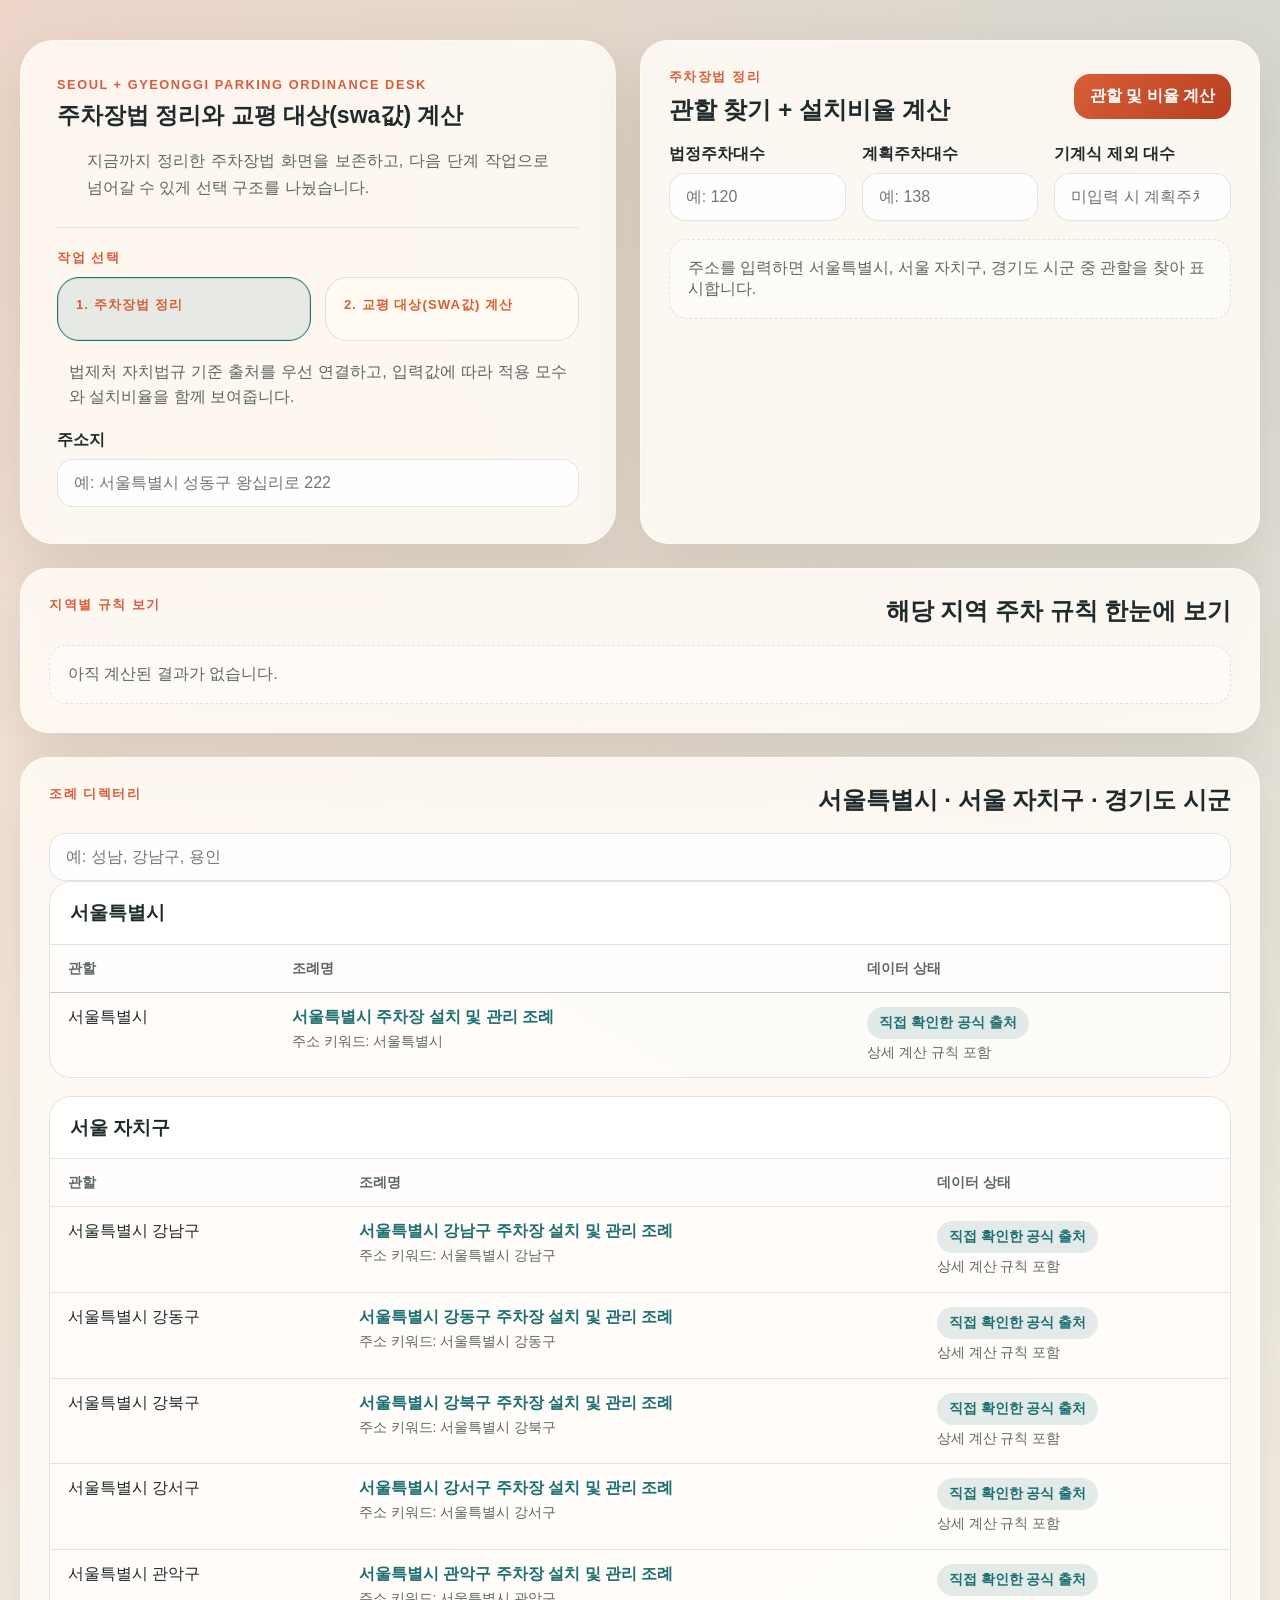
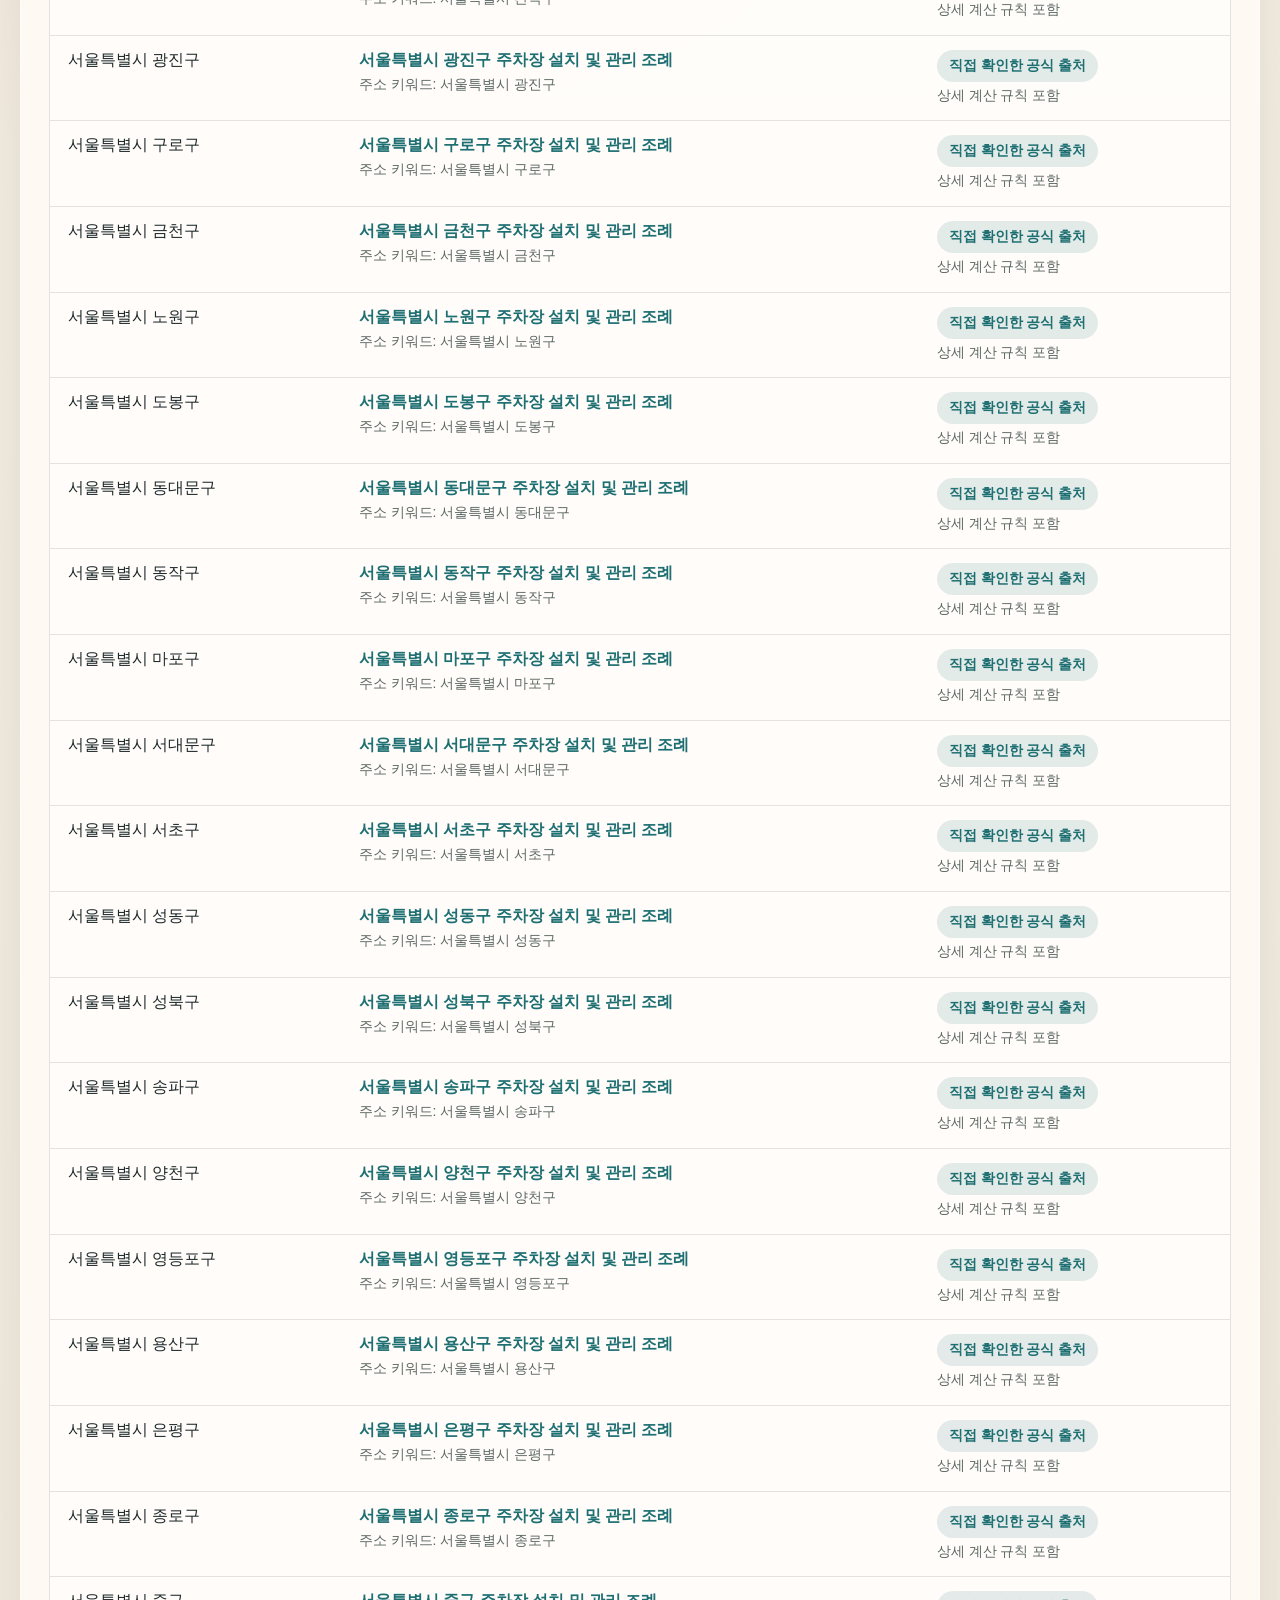
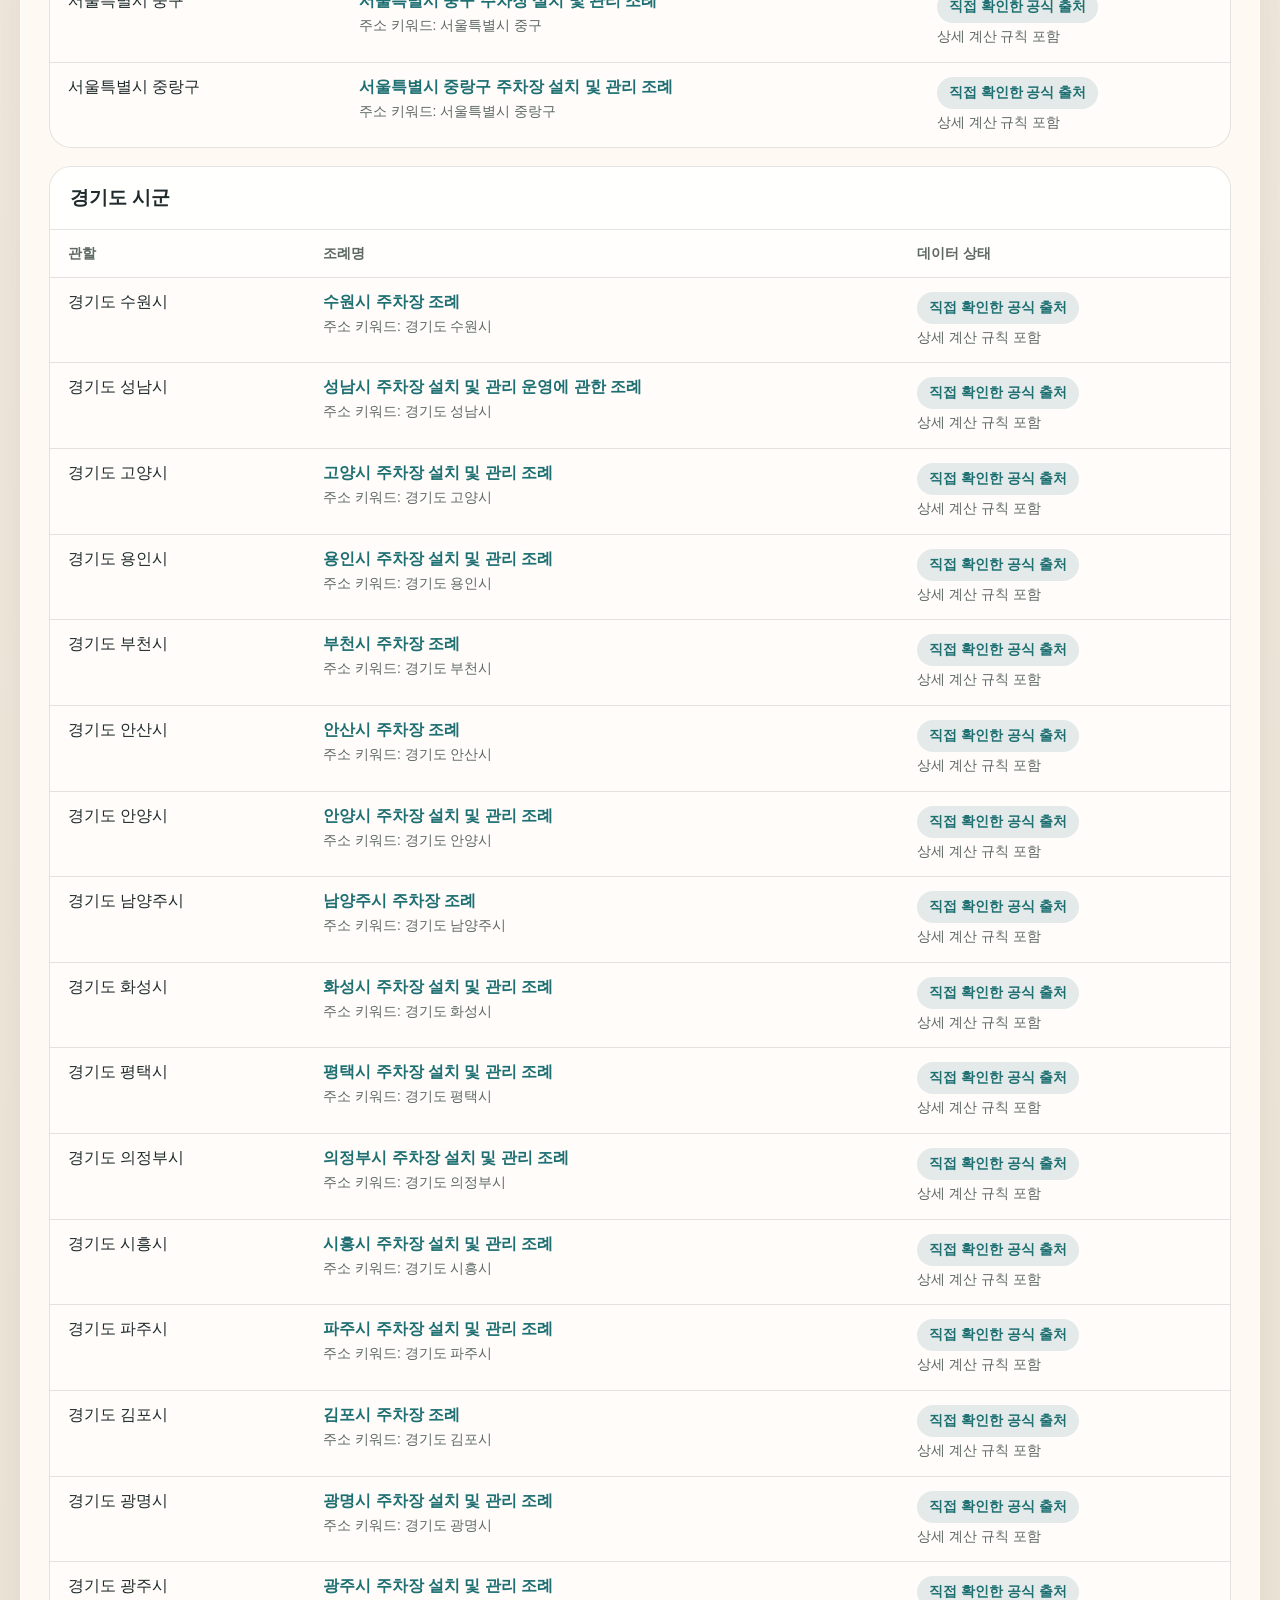
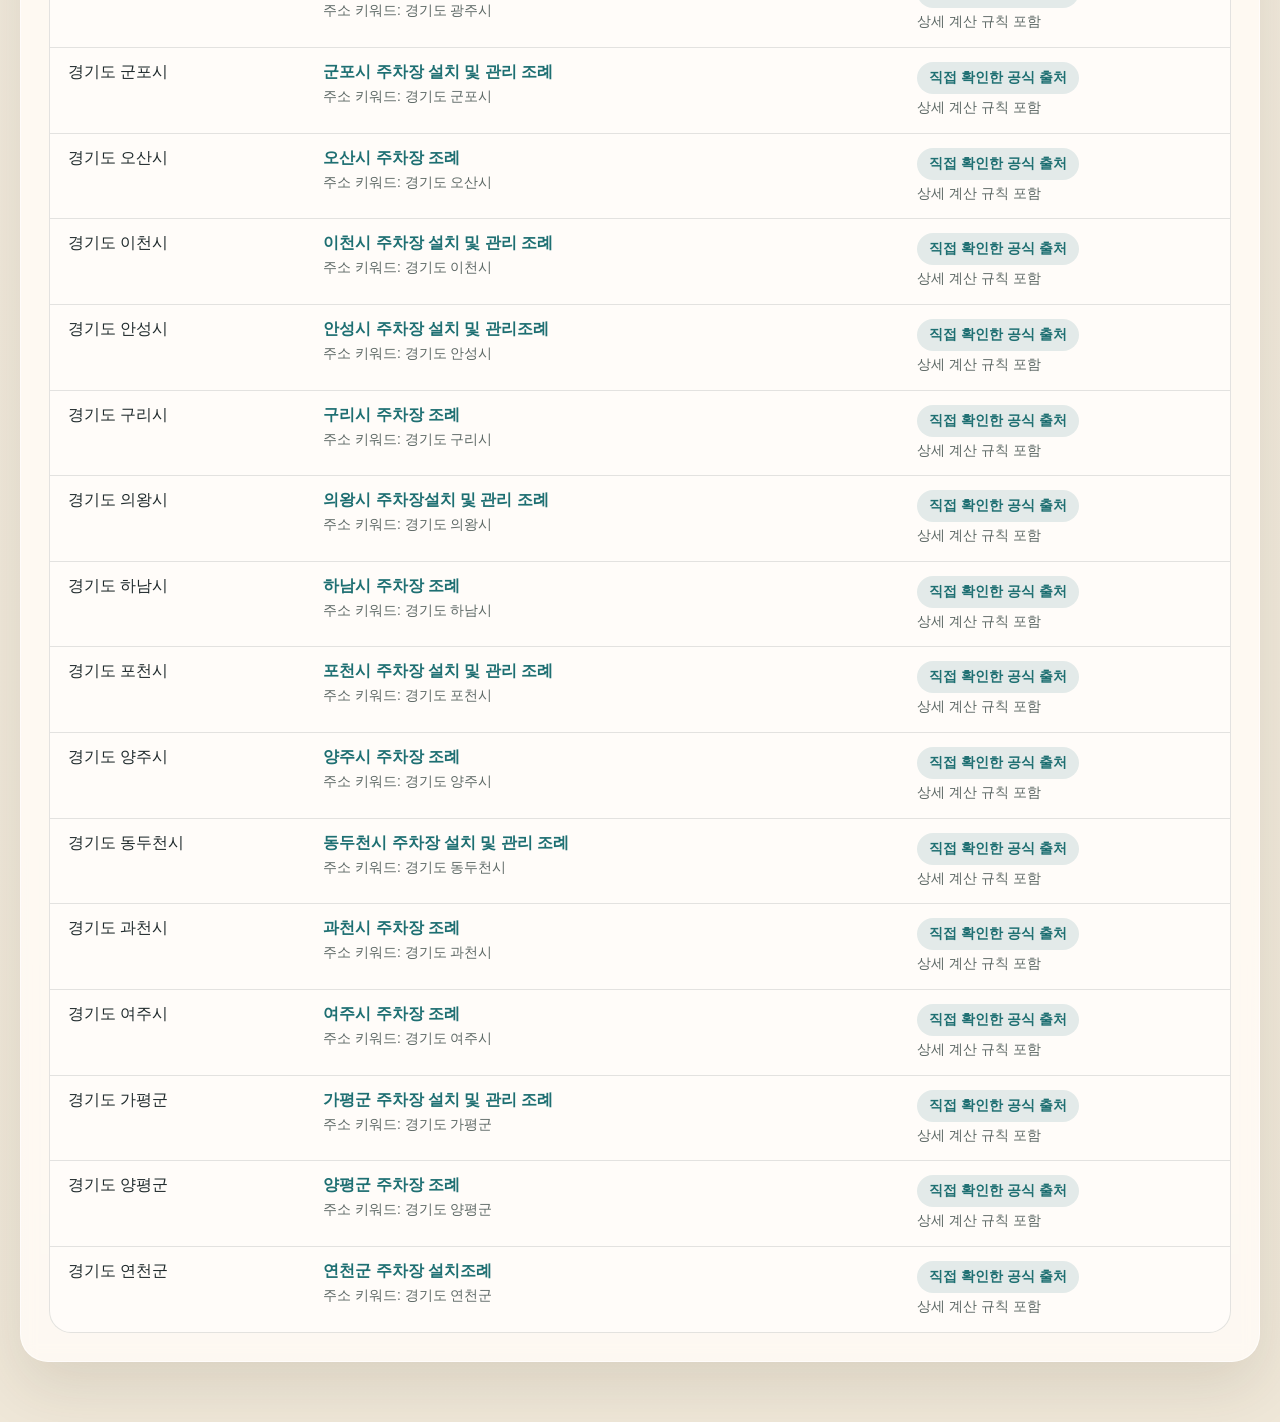
<file: index.html>
<!DOCTYPE html>
<html lang="ko">
<head>
  <meta charset="UTF-8">
  <meta name="viewport" content="width=device-width, initial-scale=1.0">
  <title>주차장법 정리 · 교평 대상 계산</title>
  <meta name="description" content="서울 25개 자치구·경기 31개 시군 주차장 조례 조회, 장애인·가족배려·확장형 주차 설치비율 계산, 교통영향평가 대상 여부 판정 도구.">
  <link rel="canonical" href="https://danba1229.github.io/tia-parkinglaws-and-swa/">
  <meta property="og:type" content="website">
  <meta property="og:locale" content="ko_KR">
  <meta property="og:title" content="주차장법 정리 · 교평 대상 계산">
  <meta property="og:description" content="주소만 넣으면 관할 주차장 조례와 유형별 설치비율, 교통영향평가 대상 여부를 바로 확인합니다.">
  <meta property="og:url" content="https://danba1229.github.io/tia-parkinglaws-and-swa/">
  <meta property="og:image" content="https://danba1229.github.io/tia-parkinglaws-and-swa/og-image.png">
  <meta property="og:image:width" content="1200">
  <meta property="og:image:height" content="630">
  <meta property="og:image:alt" content="주차장 조례 계산기 — 설치비율·교통영향평가 대상 판정">
  <meta name="twitter:card" content="summary_large_image">
  <link rel="stylesheet" href="./styles.css">
</head>
<body>
  <div class="page-shell">
    <header class="hero">
      <div class="hero-copy">
        <div class="hero-main">
          <div class="hero-text">
            <p class="eyebrow">Seoul + Gyeonggi Parking Ordinance Desk</p>
            <h1>주차장법 정리와 교평 대상(swa값) 계산</h1>
            <p class="hero-note">
              지금까지 정리한 주차장법 화면을 보존하고,
              다음 단계 작업으로 넘어갈 수 있게 선택 구조를 나눴습니다.
            </p>
          </div>
        </div>
        <section class="mode-switcher" aria-label="작업 선택">
          <p class="section-kicker">작업 선택</p>
          <div class="mode-switcher-grid">
            <button type="button" class="mode-option active" data-workspace-mode="parking-laws">
              <span class="mode-option-index">1. 주차장법 정리</span>
            </button>
            <button type="button" class="mode-option" data-workspace-mode="traffic-review">
              <span class="mode-option-index">2. 교평 대상(swa값) 계산</span>
            </button>
          </div>
        </section>
        <p class="panel-footnote">
          법제처 자치법규 기준 출처를 우선 연결하고, 입력값에 따라 적용 모수와 설치비율을 함께 보여줍니다.
        </p>
        <div class="hero-shared-address">
          <label for="shared-address">
            <span>주소지</span>
            <input id="shared-address" name="sharedAddress" type="text" placeholder="예: 서울특별시 성동구 왕십리로 222">
          </label>
        </div>
      </div>

      <section class="card input-card hero-input-card" data-screen="parking-laws">
        <div class="section-head">
          <div>
            <p class="section-kicker">주차장법 정리</p>
            <h2>관할 찾기 + 설치비율 계산</h2>
          </div>
          <button type="submit" form="parking-form" class="inline-action">관할 및 비율 계산</button>
        </div>

        <form id="parking-form" class="parking-form">
          <div class="form-grid">
            <label>
              <span>법정주차대수</span>
              <input id="legal-count" name="legalCount" type="number" min="0" step="1" placeholder="예: 120">
            </label>

            <label>
              <span>계획주차대수</span>
              <input id="planned-count" name="plannedCount" type="number" min="0" step="1" placeholder="예: 138">
            </label>

            <label>
              <span>기계식 제외 대수</span>
              <input id="non-mechanical-count" name="nonMechanicalCount" type="number" min="0" step="1" placeholder="미입력 시 계획주차대수 사용">
            </label>
          </div>
        </form>

        <div id="match-summary" class="match-summary empty">
          주소를 입력하면 서울특별시, 서울 자치구, 경기도 시군 중 관할을 찾아 표시합니다.
        </div>
      </section>

      <section class="card input-card hero-input-card" data-screen="traffic-review" hidden>
        <div class="section-head">
          <div>
            <p class="section-kicker">교평 대상(swa값) 계산</p>
            <h2>서울시 교통영향평가 대상 및 교차로 개수 계산</h2>
          </div>
          <button type="submit" form="traffic-review-form" class="inline-action">대상 여부 계산</button>
        </div>
        <form id="traffic-review-form" class="parking-form">
          <div class="form-grid traffic-form-grid traffic-selector-grid">
            <label>
              <span>사업 구분</span>
              <select id="traffic-project-kind" name="trafficProjectKind">
                <option value="building">건축물</option>
                <option value="development">개발사업</option>
              </select>
            </label>

            <label data-traffic-field="building-type">
              <span>건축물 세부용도</span>
              <select id="traffic-building-type" name="trafficBuildingType"></select>
            </label>

            <label data-traffic-field="development-type" hidden>
              <span>개발사업 유형</span>
              <select id="traffic-development-type" name="trafficDevelopmentType"></select>
            </label>
          </div>

          <div id="traffic-mixed-use-builder" class="traffic-mixed-use-builder" hidden>
            <div class="traffic-mixed-use-head">
              <div>
                <strong>복합용도 건축물 입력</strong>
                <p class="small-note">공식식: Swa = Σ(Pia / Mia) x 10,000. Pia는 각 용도별 면적, Mia는 해당 용도의 최소 교통영향평가 대상규모입니다.</p>
              </div>
              <button type="button" id="traffic-mixed-use-add" class="traffic-mini-action">용도 추가</button>
            </div>
            <div id="traffic-mixed-use-rows" class="traffic-mixed-use-rows"></div>
          </div>

          <div class="form-grid traffic-form-grid">
            <label>
              <span>건축 연면적(㎡)</span>
              <input id="traffic-gross-floor-area" name="trafficGrossFloorArea" type="number" min="0" step="1" placeholder="예: 12000">
            </label>

            <label>
              <span>부지면적(㎡)</span>
              <input id="traffic-site-area" name="trafficSiteArea" type="number" min="0" step="1" placeholder="예: 55000">
            </label>

            <label>
              <span>관람석 수(석)</span>
              <input id="traffic-seats" name="trafficSeats" type="number" min="0" step="1" placeholder="예: 1800">
            </label>
          </div>

          <div class="form-grid traffic-form-grid">
            <label>
              <span>도로 총길이(km)</span>
              <input id="traffic-road-length" name="trafficRoadLength" type="number" min="0" step="0.1" placeholder="도로 개발사업 선택 시 입력">
            </label>
          </div>
        </form>

        <div id="traffic-review-summary" class="match-summary empty">
          서울 주소를 입력하면 도시교통정비지역 여부를 먼저 판단하고, 서울시 공식 기준표에 따라 대상 여부와 분석 교차로 개수를 계산합니다.
        </div>
      </section>
    </header>

    <main class="layout">
      <section class="card result-card" data-screen="parking-laws">
        <div class="section-head">
          <p class="section-kicker">지역별 규칙 보기</p>
          <h2>해당 지역 주차 규칙 한눈에 보기</h2>
        </div>
        <div id="rule-results" class="rule-results empty">
          아직 계산된 결과가 없습니다.
        </div>
      </section>

      <section class="card directory-card" data-screen="parking-laws">
        <div class="section-head">
          <p class="section-kicker">조례 디렉터리</p>
          <h2>서울특별시 · 서울 자치구 · 경기도 시군</h2>
        </div>
        <div class="directory-controls">
          <input id="directory-filter" type="text" placeholder="예: 성남, 강남구, 용인">
        </div>
        <div id="directory-root" class="directory-root"></div>
      </section>

      <section class="card result-card" data-screen="traffic-review" hidden>
        <div class="section-head">
          <p class="section-kicker">교평 대상(swa값) 계산</p>
          <h2>서울시 교통영향평가 계산 결과</h2>
        </div>
        <div id="traffic-review-results" class="rule-results empty">
          아직 계산된 결과가 없습니다.
        </div>
      </section>
    </main>
  </div>

  <script src="./app.js"></script>
</body>
</html>
</file>
<file: styles.css>
:root {
  --bg: #f5efe5;
  --paper: rgba(255, 251, 245, 0.88);
  --paper-strong: #fffaf2;
  --ink: #1f2a2c;
  --muted: #5d6865;
  --line: rgba(31, 42, 44, 0.12);
  --accent: #d95d39;
  --accent-soft: rgba(217, 93, 57, 0.12);
  --teal: #1e6f72;
  --teal-soft: rgba(30, 111, 114, 0.12);
  --gold: #c4932a;
  --shadow: 0 24px 60px rgba(58, 46, 28, 0.12);
  --radius-xl: 28px;
  --radius-lg: 20px;
  --radius-md: 14px;
  --font-ui: "SUIT Variable", "Pretendard Variable", "Noto Sans KR", sans-serif;
}

* {
  box-sizing: border-box;
}

body {
  margin: 0;
  font-family: var(--font-ui);
  color: var(--ink);
  background:
    radial-gradient(circle at top left, rgba(217, 93, 57, 0.16), transparent 28%),
    radial-gradient(circle at top right, rgba(30, 111, 114, 0.15), transparent 24%),
    linear-gradient(180deg, #f7f1e8 0%, #efe7d8 100%);
}

.page-shell {
  max-width: 1460px;
  margin: 0 auto;
  padding: 40px 20px 60px;
}

.hero {
  display: grid;
  grid-template-columns: minmax(0, 0.98fr) minmax(0, 1.02fr);
  gap: 24px;
  margin-bottom: 24px;
  align-items: start;
}

.hero-copy,
.card {
  background: var(--paper);
  backdrop-filter: blur(8px);
  border: 1px solid rgba(255, 255, 255, 0.65);
  box-shadow: var(--shadow);
}

.hero-copy {
  border-radius: 34px;
  padding: 36px;
}

.hero-main {
  display: block;
}

.hero-text {
  min-width: 0;
}

.eyebrow,
.section-kicker {
  margin: 0 0 10px;
  color: var(--accent);
  font-size: 0.8rem;
  letter-spacing: 0.12em;
  text-transform: uppercase;
  font-weight: 800;
}

.hero-copy h1,
.section-head h2 {
  margin: 0;
  line-height: 1.15;
  word-break: keep-all;
  overflow-wrap: anywhere;
}

.hero-copy h1 {
  font-size: clamp(1.25rem, 1.8vw, 1.75rem);
  white-space: normal;
  word-break: keep-all;
  overflow-wrap: anywhere;
}

.hero-note {
  margin: 18px auto 0;
  max-width: 52ch;
  color: var(--muted);
  line-height: 1.7;
  text-align: justify;
}

.panel-footnote {
  margin: 18px auto 0;
  max-width: 56ch;
  color: var(--muted);
  line-height: 1.6;
  text-align: justify;
}

.hero-shared-address {
  margin-top: 20px;
}

.hero-shared-address label {
  display: grid;
  gap: 8px;
}

.hero-shared-address span {
  font-weight: 700;
}

.mode-switcher {
  margin-top: 26px;
  padding-top: 22px;
  border-top: 1px solid rgba(30, 111, 114, 0.12);
}

.mode-switcher-grid {
  display: grid;
  grid-template-columns: repeat(2, minmax(0, 1fr));
  gap: 14px;
}

.mode-option {
  appearance: none;
  border: 1px solid var(--line);
  border-radius: 22px;
  padding: 18px;
  background: var(--paper-strong);
  color: var(--ink);
  text-align: left;
  cursor: pointer;
  transition: transform 140ms ease, border-color 140ms ease, box-shadow 140ms ease, background 140ms ease;
}

.mode-option:hover {
  transform: translateY(-1px);
  border-color: rgba(30, 111, 114, 0.35);
}

.mode-option.active {
  border-color: var(--teal);
  background: rgba(30, 111, 114, 0.1);
  box-shadow: inset 0 0 0 1px rgba(30, 111, 114, 0.12);
}

.mode-option-index,
.mode-option-note {
  display: block;
}

.mode-option-index {
  color: var(--accent);
  font-size: 0.82rem;
  font-weight: 800;
  letter-spacing: 0.08em;
  text-transform: uppercase;
  margin-bottom: 8px;
}

.mode-option strong {
  display: block;
  font-size: 1rem;
  line-height: 1.45;
  margin-bottom: 8px;
  white-space: normal;
  word-break: keep-all;
  overflow-wrap: anywhere;
}

.mode-option-note {
  color: var(--muted);
  font-size: 0.9rem;
  line-height: 1.5;
  white-space: normal;
  word-break: keep-all;
  overflow-wrap: anywhere;
}

.layout {
  display: grid;
  grid-template-columns: 1fr;
  gap: 24px;
}

.card {
  border-radius: var(--radius-xl);
  padding: 28px;
}

.input-card {
  align-self: start;
}

.hero-input-card {
  height: 100%;
}

.directory-card {
  grid-column: 1 / -1;
}

.section-head {
  display: flex;
  justify-content: space-between;
  align-items: start;
  gap: 16px;
  margin-bottom: 20px;
}

.parking-form {
  display: grid;
  gap: 16px;
  max-width: none;
}

.parking-form label,
.directory-controls {
  display: grid;
  gap: 8px;
}

.parking-form span {
  font-weight: 700;
}

.form-grid {
  display: grid;
  grid-template-columns: repeat(3, minmax(0, 1fr));
  gap: 16px;
}

.traffic-selector-grid {
  grid-template-columns: repeat(auto-fit, minmax(140px, 1fr));
  align-items: end;
}

input,
select,
button {
  font: inherit;
}

input,
select {
  width: 100%;
  border: 1px solid var(--line);
  border-radius: 16px;
  padding: 14px 16px;
  background: rgba(255, 255, 255, 0.86);
  color: var(--ink);
}

select {
  appearance: none;
  padding-right: 54px;
  background-image:
    url("data:image/svg+xml,%3Csvg xmlns='http://www.w3.org/2000/svg' width='10' height='6' viewBox='0 0 10 6'%3E%3Cpath d='M1 1l4 4 4-4' fill='none' stroke='%23111' stroke-width='1.5' stroke-linecap='round' stroke-linejoin='round'/%3E%3C/svg%3E"),
    linear-gradient(to left, rgba(30, 111, 114, 0.14), rgba(30, 111, 114, 0.14));
  background-position:
    calc(100% - 18px) 50%,
    calc(100% - 44px) 50%;
  background-size:
    10px 6px,
    1px 26px;
  background-repeat: no-repeat;
}

input:focus,
select:focus {
  outline: 2px solid rgba(30, 111, 114, 0.22);
  border-color: var(--teal);
}

button {
  border: 0;
  border-radius: 16px;
  padding: 15px 18px;
  background: linear-gradient(135deg, var(--accent), #b73f1f);
  color: #fff;
  font-weight: 800;
  cursor: pointer;
}

.inline-action {
  padding: 12px 16px;
  white-space: normal;
  text-align: center;
  align-self: center;
}

.traffic-mini-action {
  padding: 11px 14px;
  white-space: nowrap;
  align-self: start;
}

.match-summary,
.rule-results.empty {
  margin-top: 18px;
  padding: 18px;
  border-radius: 18px;
  border: 1px dashed var(--line);
  color: var(--muted);
  background: rgba(255, 255, 255, 0.45);
}

.match-summary strong {
  display: block;
  margin-bottom: 6px;
  color: var(--ink);
}

.traffic-summary-grid {
  display: grid;
  grid-template-columns: repeat(auto-fit, minmax(180px, 1fr));
  gap: 14px;
  margin-top: 16px;
}

.match-meta {
  display: flex;
  flex-wrap: wrap;
  gap: 10px;
  margin-top: 12px;
}

.badge {
  display: inline-flex;
  align-items: center;
  border-radius: 999px;
  padding: 7px 12px;
  font-size: 0.86rem;
  font-weight: 700;
  max-width: 100%;
  white-space: normal;
  word-break: keep-all;
  overflow-wrap: anywhere;
}

.badge.official {
  background: var(--teal-soft);
  color: var(--teal);
}

.badge.secondary {
  background: rgba(196, 147, 42, 0.16);
  color: #8a6210;
}

.badge.reference {
  background: var(--accent-soft);
  color: var(--accent);
}

.rule-results {
  display: grid;
  gap: 16px;
}

.traffic-mixed-use-builder {
  border-radius: 20px;
  border: 1px solid var(--line);
  background: rgba(255, 255, 255, 0.62);
  padding: 16px;
  display: grid;
  gap: 14px;
}

.traffic-mixed-use-head {
  display: flex;
  justify-content: space-between;
  align-items: start;
  gap: 16px;
}

.traffic-mixed-use-head strong {
  display: block;
  color: var(--ink);
  line-height: 1.35;
}

.traffic-mixed-use-head .small-note {
  margin: 6px 0 0;
}

.traffic-mixed-use-rows {
  display: grid;
  gap: 12px;
}

.traffic-mixed-use-row {
  display: grid;
  grid-template-columns: minmax(0, 1.7fr) minmax(0, 1fr) auto auto;
  gap: 12px;
  align-items: end;
  padding: 14px;
  border-radius: 18px;
  border: 1px solid var(--line);
  background: rgba(255, 255, 255, 0.72);
}

.traffic-mixed-use-row .badge {
  align-self: center;
}

.traffic-mixed-use-row .traffic-mini-action {
  align-self: end;
}

.rule-overview,
.reference-block {
  border: 1px solid var(--line);
  border-radius: 22px;
  padding: 20px;
  background: rgba(255, 255, 255, 0.74);
}

.overview-head,
.reference-head {
  display: flex;
  justify-content: space-between;
  gap: 16px;
  align-items: end;
  margin-bottom: 16px;
}

.overview-head h3,
.reference-head h3 {
  margin: 0;
  font-size: 1.2rem;
  line-height: 1.3;
  word-break: keep-all;
  overflow-wrap: anywhere;
}

.overview-note,
.reference-head p {
  margin: 0;
  color: var(--muted);
  line-height: 1.6;
}

.overview-grid {
  display: grid;
  grid-template-columns: repeat(auto-fit, minmax(220px, 1fr));
  gap: 12px;
}

.overview-chip {
  border-radius: 18px;
  padding: 16px;
  background: var(--paper-strong);
  border: 1px solid var(--line);
}

.selector-chip {
  width: 100%;
  text-align: left;
  cursor: pointer;
  color: var(--ink);
  font-weight: 700;
  transition: transform 140ms ease, border-color 140ms ease, box-shadow 140ms ease, background 140ms ease;
}

.selector-chip:hover {
  transform: translateY(-1px);
  border-color: rgba(30, 111, 114, 0.35);
}

.selector-chip.active {
  border-color: var(--teal);
  background: rgba(30, 111, 114, 0.1);
  box-shadow: inset 0 0 0 1px rgba(30, 111, 114, 0.1);
}

.overview-chip-label,
.overview-chip-basis,
.overview-chip-condition,
.overview-chip-note {
  display: block;
}

.overview-chip-label {
  color: var(--muted);
  font-size: 0.88rem;
  margin-bottom: 8px;
  white-space: normal;
  word-break: keep-all;
  overflow-wrap: anywhere;
  line-height: 1.5;
}

.overview-chip strong {
  display: block;
  font-size: 1.2rem;
  margin-bottom: 8px;
  white-space: normal;
  word-break: keep-all;
  overflow-wrap: anywhere;
  line-height: 1.35;
}

.overview-chip-basis {
  color: var(--muted);
  font-size: 0.88rem;
  margin-bottom: 8px;
  white-space: normal;
  word-break: keep-all;
  overflow-wrap: anywhere;
  line-height: 1.5;
}

.overview-chip-condition {
  color: var(--muted);
  font-size: 0.84rem;
  line-height: 1.4;
  margin-bottom: 8px;
  white-space: normal;
  word-break: keep-all;
  overflow-wrap: anywhere;
}

.overview-chip-note {
  color: var(--teal);
  font-weight: 700;
  white-space: normal;
  word-break: keep-all;
  overflow-wrap: anywhere;
  line-height: 1.5;
}

.selected-rule-detail {
  margin-top: 18px;
}

.rule-card {
  border: 1px solid var(--line);
  border-radius: 22px;
  padding: 18px;
  background: rgba(255, 255, 255, 0.66);
}

.rule-card h3 {
  margin: 0 0 10px;
  font-size: 1.1rem;
  line-height: 1.35;
  word-break: keep-all;
  overflow-wrap: anywhere;
}

.rule-meta,
.rule-equation,
.rule-source,
.rule-notes {
  margin: 0;
  color: var(--muted);
  line-height: 1.7;
}

.rule-topline {
  display: flex;
  flex-wrap: wrap;
  gap: 10px;
  margin: 12px 0 14px;
}

.rule-summary-grid {
  display: grid;
  grid-template-columns: repeat(2, minmax(0, 1fr));
  gap: 12px;
  margin: 14px 0;
}

.traffic-review-comparison-grid {
  display: grid;
  grid-template-columns: repeat(2, minmax(0, 1fr));
  gap: 14px;
  margin-top: 16px;
}

.traffic-review-panel {
  border-radius: 18px;
  padding: 16px;
  border: 1px solid var(--line);
  background: rgba(255, 255, 255, 0.72);
  display: grid;
  gap: 10px;
}

.traffic-review-panel-head {
  display: flex;
  justify-content: space-between;
  align-items: flex-start;
  gap: 12px;
}

.traffic-review-panel-head h4 {
  margin: 0;
  font-size: 1rem;
  line-height: 1.4;
  word-break: keep-all;
  overflow-wrap: anywhere;
}

.traffic-review-panel-grid {
  display: grid;
  grid-template-columns: repeat(2, minmax(0, 1fr));
  gap: 12px;
}

.reference-grid {
  display: grid;
  gap: 14px;
}

.metric {
  border-radius: 16px;
  padding: 14px;
  background: var(--paper-strong);
  border: 1px solid var(--line);
}

.metric-label {
  display: block;
  color: var(--muted);
  font-size: 0.82rem;
  margin-bottom: 8px;
}

.metric strong {
  font-size: 1.15rem;
  white-space: normal;
  word-break: keep-all;
  overflow-wrap: anywhere;
  line-height: 1.4;
}

.directory-root {
  display: grid;
  gap: 18px;
}

.directory-group {
  border: 1px solid var(--line);
  border-radius: 22px;
  overflow: hidden;
  background: rgba(255, 255, 255, 0.54);
}

.directory-group h3 {
  margin: 0;
  padding: 18px 20px;
  background: rgba(255, 255, 255, 0.68);
  border-bottom: 1px solid var(--line);
  line-height: 1.35;
  word-break: keep-all;
  overflow-wrap: anywhere;
}

.directory-table {
  width: 100%;
  border-collapse: collapse;
}

.directory-table th,
.directory-table td {
  padding: 14px 18px;
  border-bottom: 1px solid var(--line);
  text-align: left;
  vertical-align: top;
  word-break: keep-all;
  overflow-wrap: anywhere;
}

.directory-table tr:last-child td {
  border-bottom: 0;
}

.directory-table th {
  font-size: 0.88rem;
  color: var(--muted);
  background: rgba(255, 255, 255, 0.35);
}

.directory-table a {
  color: var(--teal);
  text-decoration: none;
  font-weight: 700;
  overflow-wrap: anywhere;
}

.directory-table a:hover {
  text-decoration: underline;
}

.small-note {
  display: block;
  margin-top: 4px;
  color: var(--muted);
  font-size: 0.86rem;
  line-height: 1.5;
  word-break: keep-all;
  overflow-wrap: anywhere;
}

@media (max-width: 980px) {
  .hero,
  .layout {
    grid-template-columns: 1fr;
  }

  .form-grid,
  .rule-summary-grid,
  .traffic-review-comparison-grid,
  .traffic-review-panel-grid,
  .overview-grid {
    grid-template-columns: 1fr;
  }

  .traffic-mixed-use-head,
  .traffic-mixed-use-row {
    grid-template-columns: 1fr;
  }

  .overview-head,
  .reference-head {
    align-items: start;
    flex-direction: column;
  }

  .section-head {
    flex-direction: column;
  }

  .hero-main {
    display: block;
  }

  .mode-switcher-grid {
    grid-template-columns: 1fr;
  }

  .hero-copy h1 {
    white-space: normal;
  }

  .overview-chip-label,
  .overview-chip strong,
  .overview-chip-basis,
  .overview-chip-condition,
  .overview-chip-note,
  .metric strong {
    white-space: normal;
  }
}
</file>
